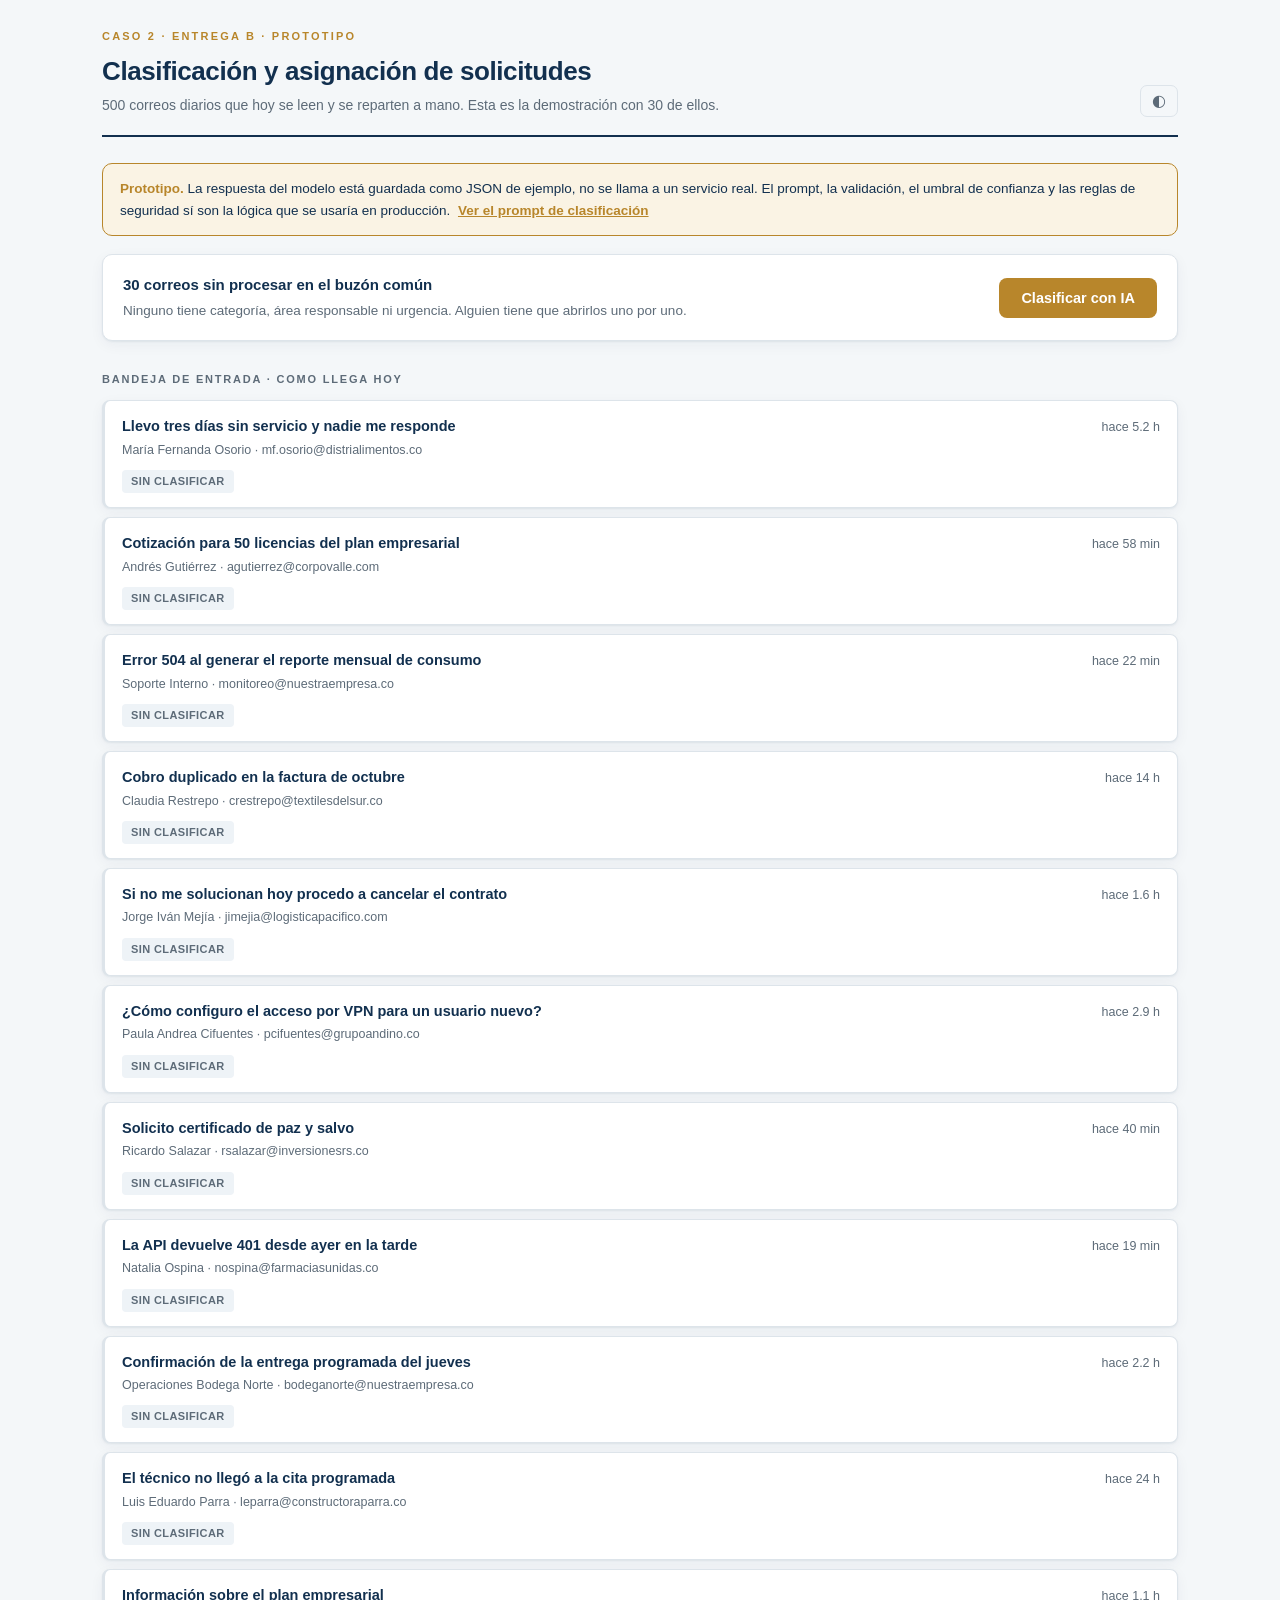
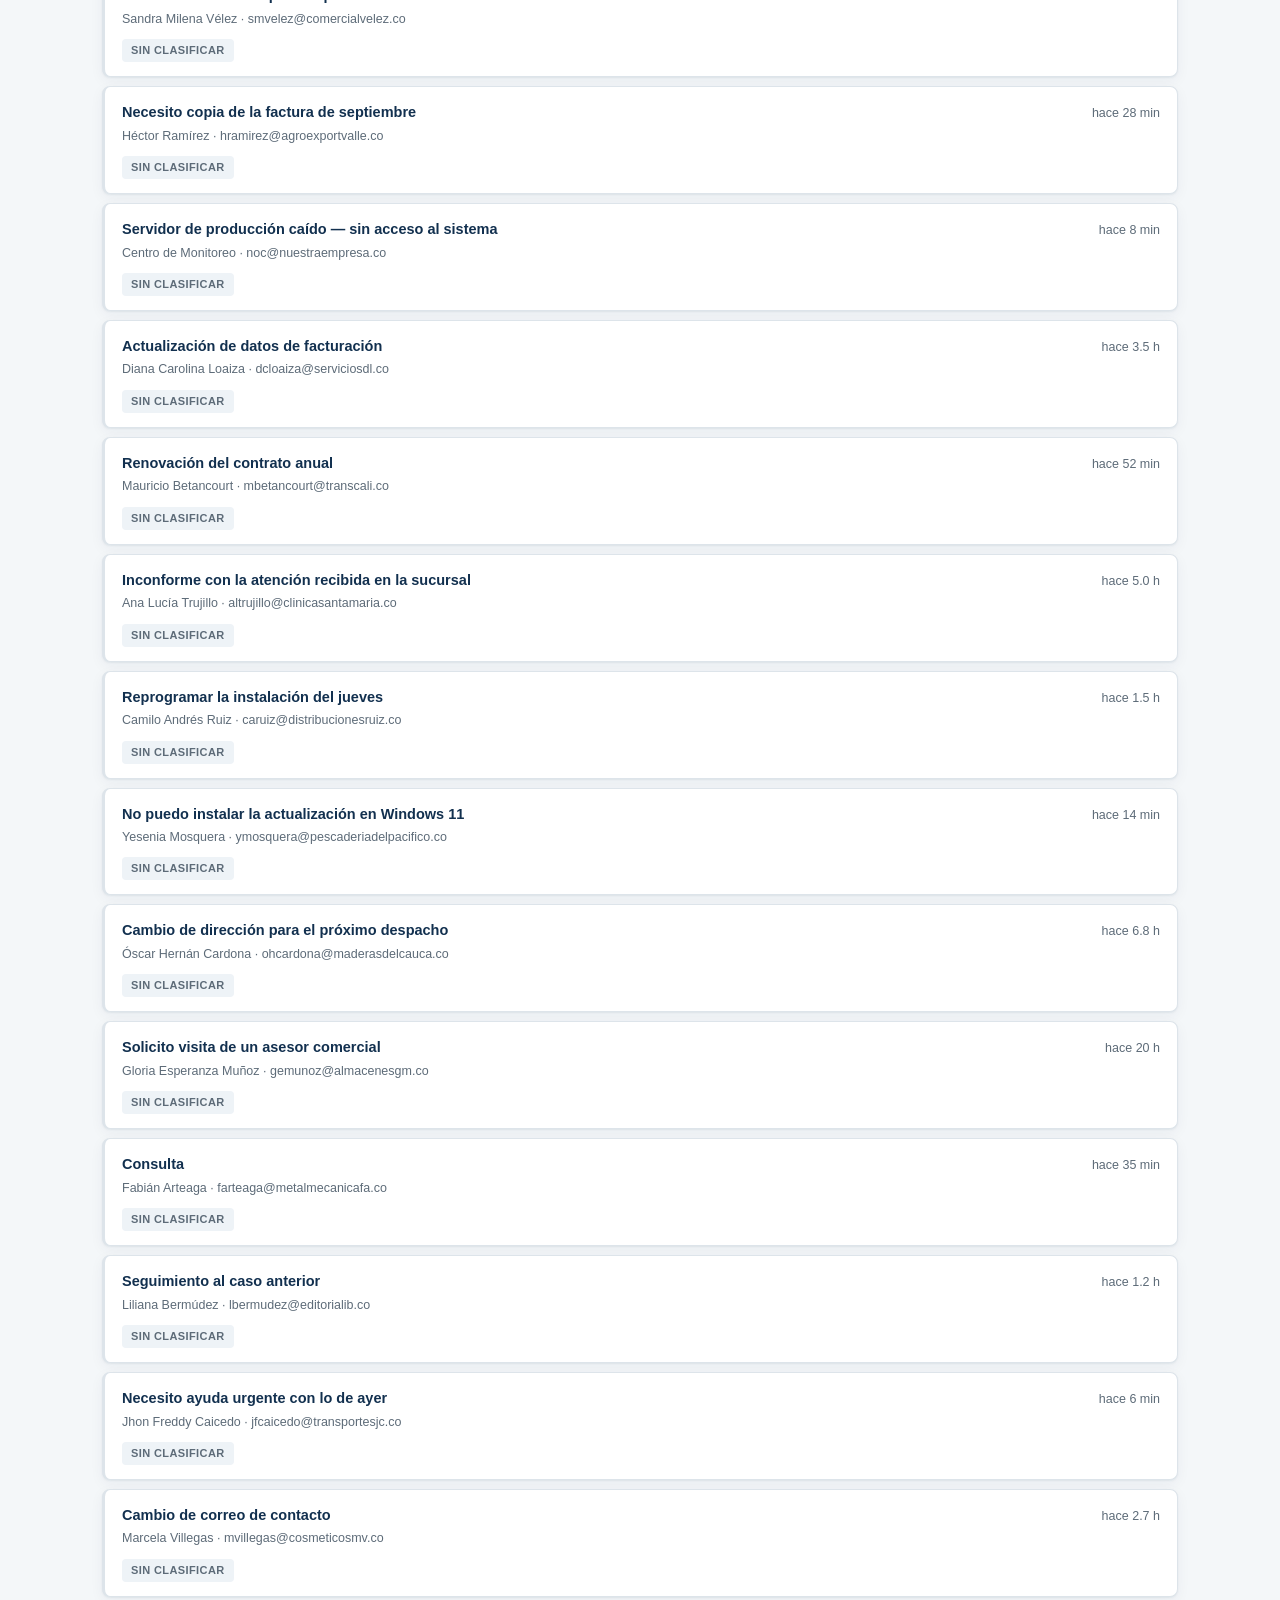
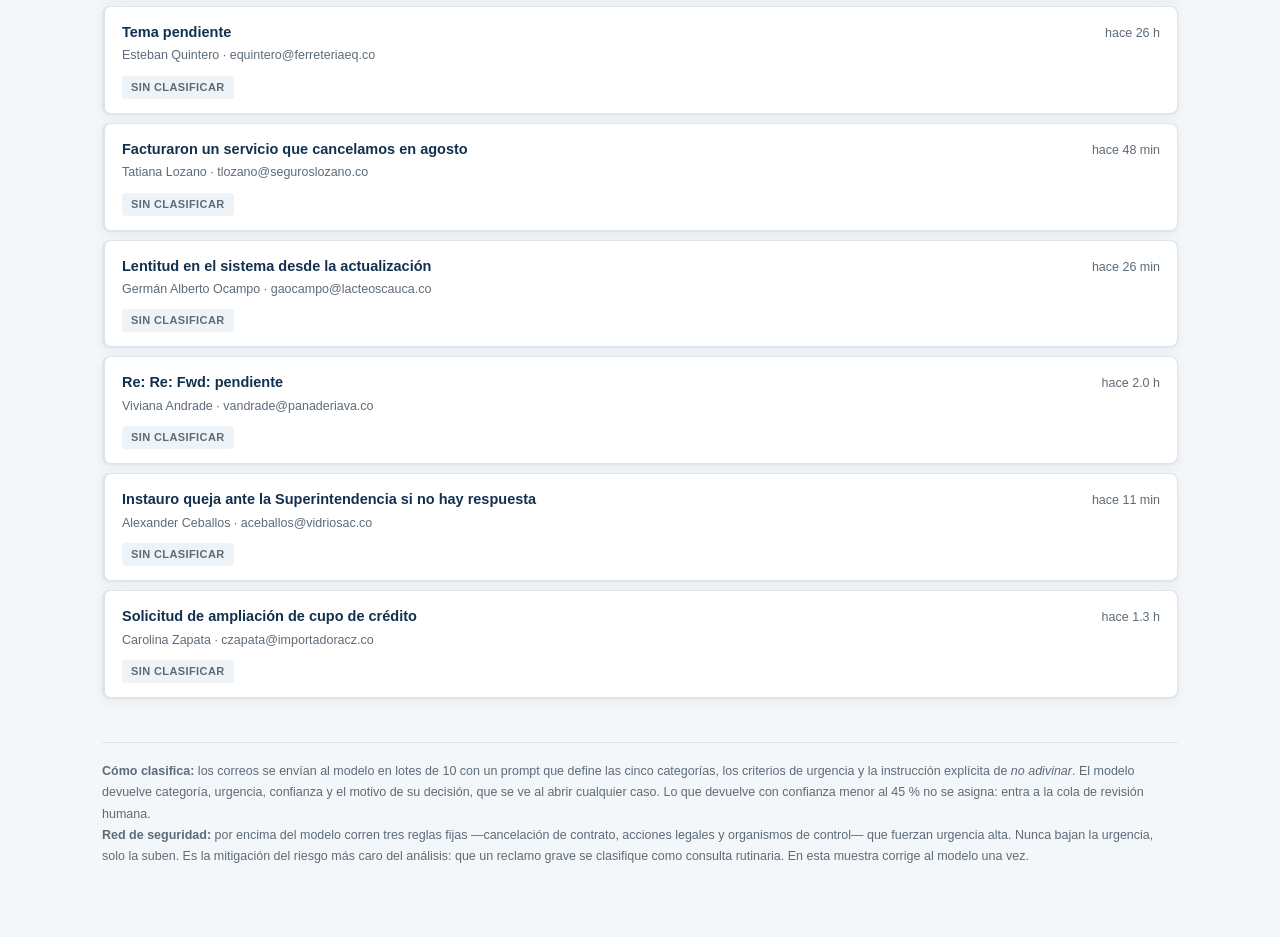
<file: index.html>
<!doctype html>
<html lang="es">
<head>
<meta charset="utf-8">
<meta name="viewport" content="width=device-width,initial-scale=1">
<title>Caso 2 · Clasificación y asignación de solicitudes</title>
<link rel="stylesheet" href="estilos.css">
</head>
<body>
<div class="envoltura">

  <header class="cabecera">
    <div>
      <div class="marca">Caso 2 · Entrega B · Prototipo</div>
      <h1>Clasificación y asignación de solicitudes</h1>
      <p>500 correos diarios que hoy se leen y se reparten a mano. Esta es la demostración con 30 de ellos.</p>
    </div>
    <button class="tema" id="btnTema" title="Cambiar tema">◐</button>
  </header>

  <div class="aviso">
    <b>Prototipo.</b> La respuesta del modelo está guardada como JSON de ejemplo, no se llama a un
    servicio real. El prompt, la validación, el umbral de confianza y las reglas de seguridad sí son
    la lógica que se usaría en producción.
    <button class="enlace" id="btnPrompt">Ver el prompt de clasificación</button>
  </div>

  <div class="accion">
    <div class="txt">
      <b id="accionTitulo">30 correos sin procesar en el buzón común</b>
      <span id="accionNota">Ninguno tiene categoría, área responsable ni urgencia. Alguien tiene que abrirlos uno por uno.</span>
    </div>
    <button class="btn oro" id="btnProcesar">Clasificar con IA</button>
    <button class="btn oculto" id="btnReiniciar">Volver al inicio</button>
  </div>

  <section id="vistaCruda">
    <div class="titulo-sec">Bandeja de entrada · como llega hoy</div>
    <div id="listaCruda"></div>
  </section>

  <section id="vistaProcesada" class="oculto">
    <div class="titulo-sec">Indicadores</div>
    <div class="kpis" id="kpis"></div>

    <div class="titulo-sec">Distribución</div>
    <div class="graficos">
      <div class="panel"><h3>Por categoría</h3><div id="gCategoria"></div></div>
      <div class="panel"><h3>Por área responsable</h3><div id="gArea"></div></div>
      <div class="panel"><h3>Por urgencia</h3><div id="gUrgencia"></div></div>
    </div>

    <div class="titulo-sec">Casos asignados</div>
    <div class="filtros" id="filtros"></div>
    <div id="listaCasos"></div>
  </section>

  <div class="pie">
    <b>Cómo clasifica:</b> los correos se envían al modelo en lotes de 10 con un prompt que define las
    cinco categorías, los criterios de urgencia y la instrucción explícita de <i>no adivinar</i>. El modelo
    devuelve categoría, urgencia, confianza y el motivo de su decisión, que se ve al abrir cualquier caso.
    Lo que devuelve con confianza menor al 45 % no se asigna: entra a la cola de revisión humana.<br>
    <b>Red de seguridad:</b> por encima del modelo corren tres reglas fijas —cancelación de contrato,
    acciones legales y organismos de control— que fuerzan urgencia alta. Nunca bajan la urgencia, solo la
    suben. Es la mitigación del riesgo más caro del análisis: que un reclamo grave se clasifique como
    consulta rutinaria. En esta muestra corrige al modelo una vez.
  </div>
</div>

<div class="velo oculto" id="velo">
  <div class="ficha" id="ficha"></div>
</div>

<script src="datos.js"></script>
<script src="modelo.js"></script>
<script src="app.js"></script>
</body>
</html>
</file>
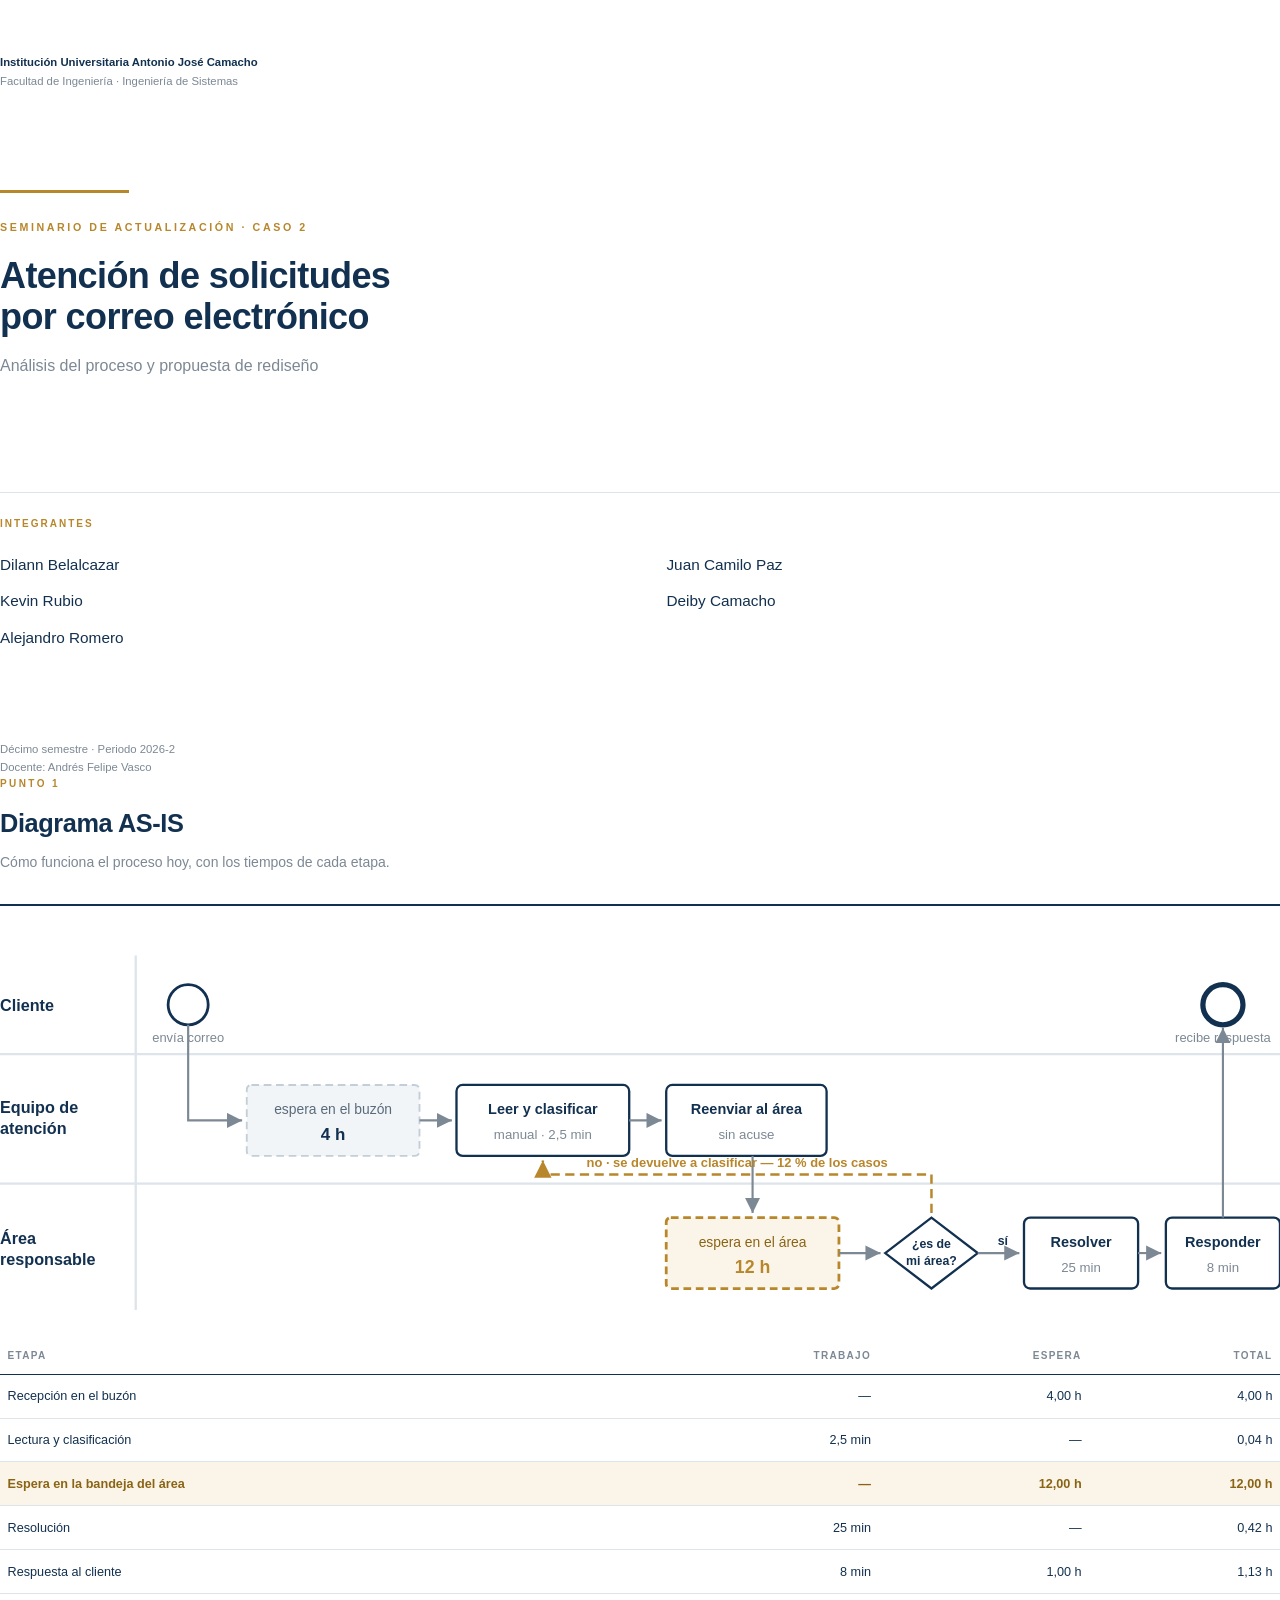
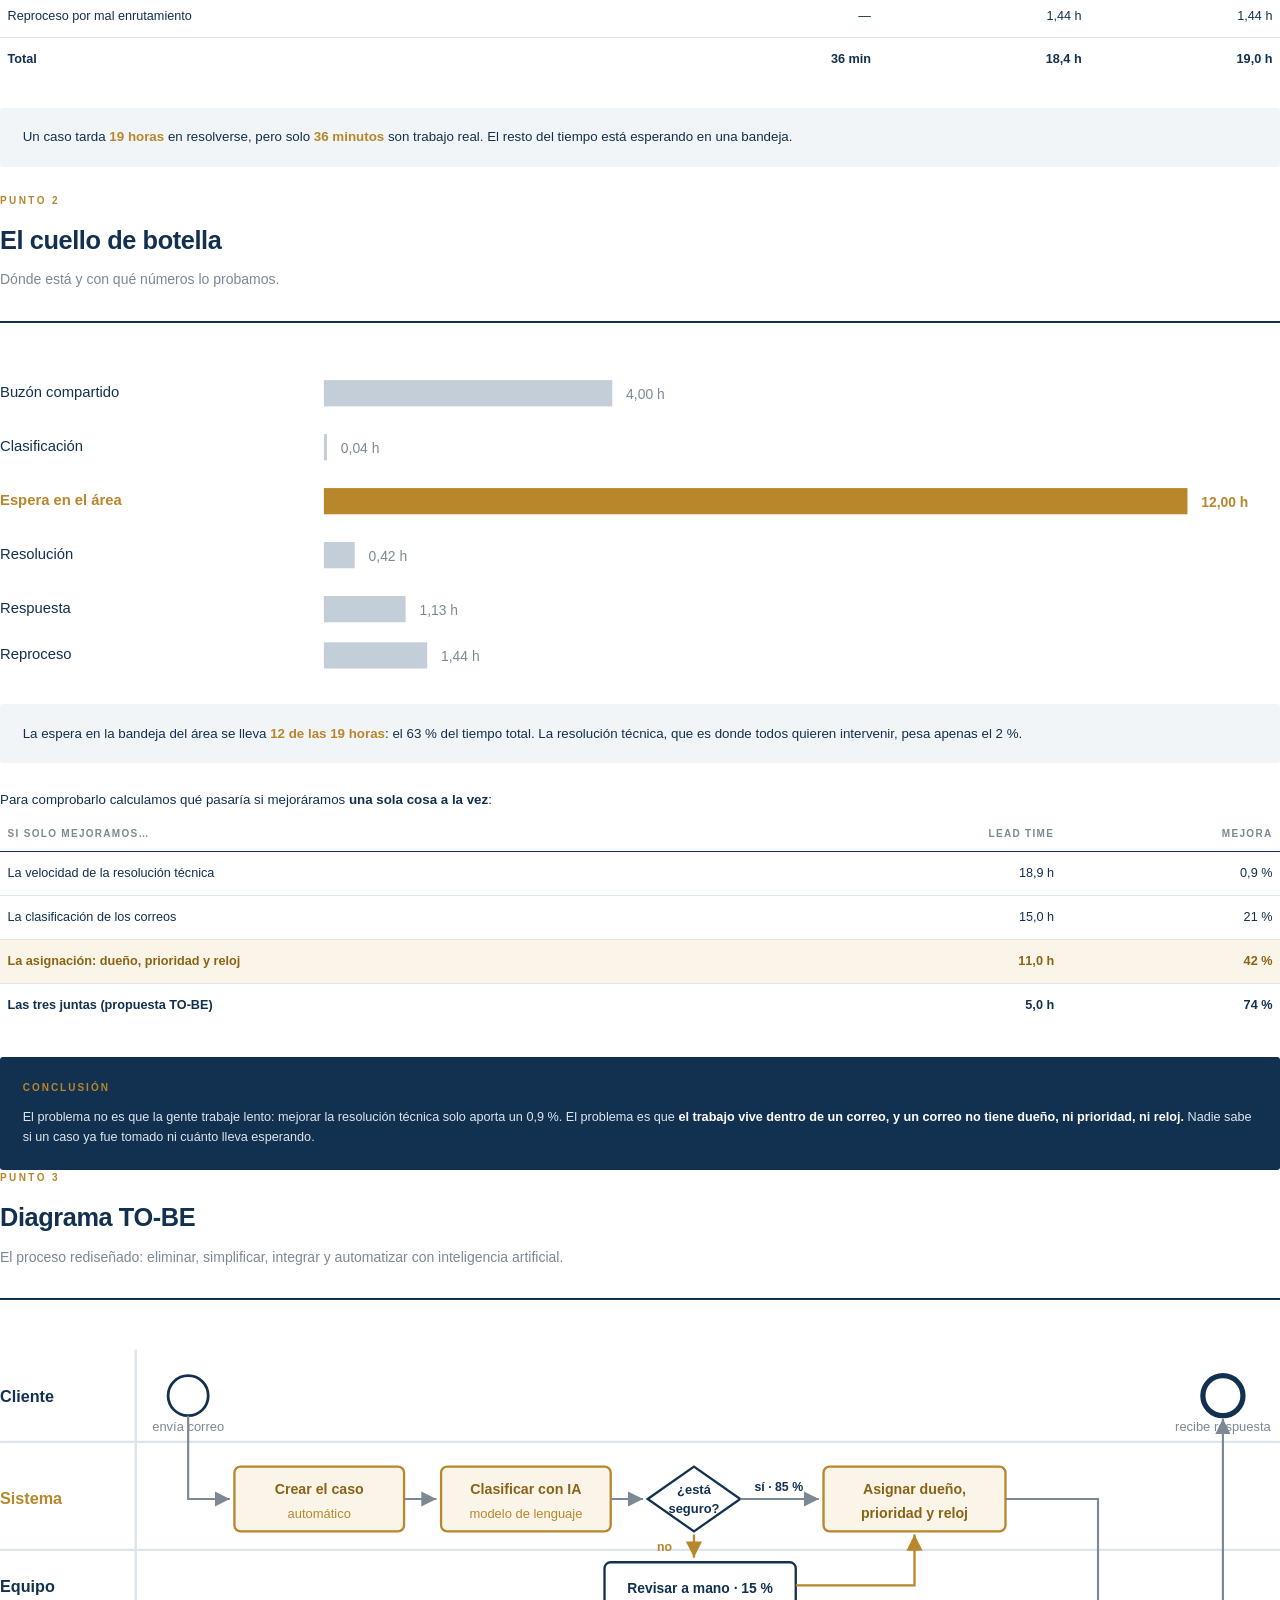
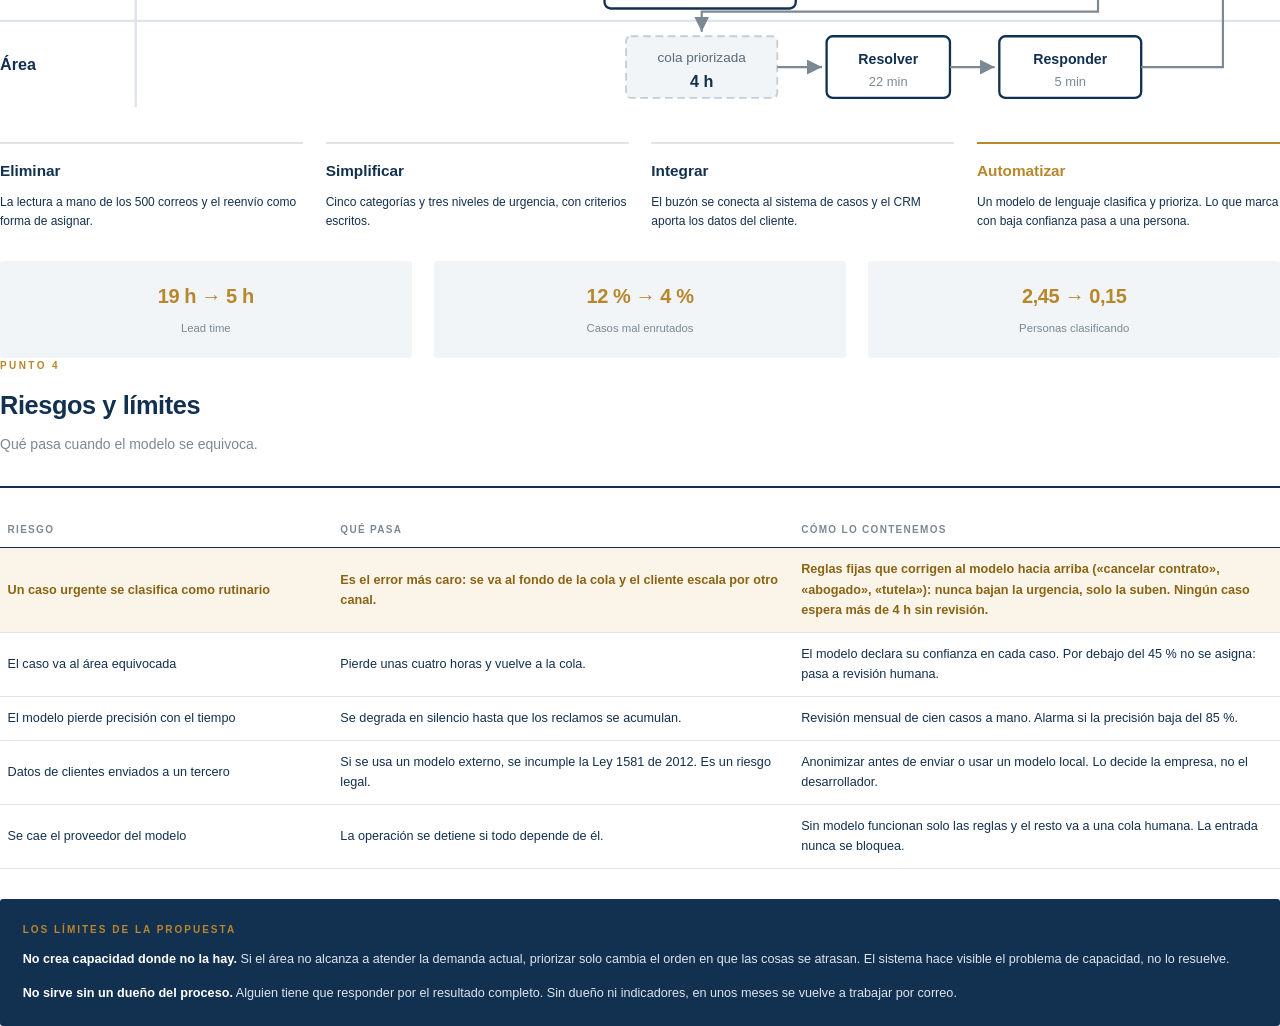
<file: analisis/analisis-caso2.html>
<!doctype html>
<html lang="es">
<head>
<meta charset="utf-8">
<title>Caso 2 — Análisis del proceso</title>
<style>
  /* TRES COLORES: azul, dorado, gris */
  :root{ --azul:#12304f; --oro:#b8862b; --gris:#7c8894; --gris-cl:#f2f5f7; --linea:#dde4ea; }
  *{box-sizing:border-box}
  @page{ size:A4; margin:20mm 18mm; }
  html,body{margin:0;padding:0}
  body{font-family:"Helvetica Neue",Helvetica,Arial,sans-serif;color:var(--azul);
       font-size:10pt;line-height:1.6;-webkit-print-color-adjust:exact;print-color-adjust:exact}
  .page{page-break-after:always}
  .page:last-child{page-break-after:auto}

  /* ── PORTADA ── */
  .portada{padding-top:14mm}
  .inst{font-size:8.5pt;color:var(--gris);line-height:1.7}
  .inst b{color:var(--azul);font-weight:600}
  .barra{width:34mm;height:3px;background:var(--oro);margin:26mm 0 7mm}
  .portada .caso{font-size:8pt;letter-spacing:2.6px;text-transform:uppercase;color:var(--oro);font-weight:700}
  .portada h1{font-size:27pt;font-weight:600;letter-spacing:-.6px;line-height:1.15;margin:5mm 0 4mm}
  .portada .sub{font-size:12pt;color:var(--gris);font-weight:400;margin:0}
  .equipo{margin-top:30mm;padding-top:6mm;border-top:1px solid var(--linea)}
  .equipo .lab{font-size:7.5pt;letter-spacing:2px;text-transform:uppercase;color:var(--oro);font-weight:700;margin-bottom:4mm}
  .equipo ul{list-style:none;margin:0;padding:0;columns:2;column-gap:14mm}
  .equipo li{font-size:11.5pt;padding:1.6mm 0;break-inside:avoid}
  .pie{margin-top:22mm;font-size:8.5pt;color:var(--gris)}

  /* ── HOJAS DE CONTENIDO ── */
  .eyebrow{font-size:7.5pt;letter-spacing:2.4px;text-transform:uppercase;color:var(--oro);font-weight:700}
  h1{font-size:19pt;font-weight:600;margin:3mm 0 2mm;letter-spacing:-.4px}
  .sub{color:var(--gris);font-size:10.5pt;margin:0 0 8mm}
  .rule{height:2px;background:var(--azul);margin-bottom:9mm}
  p{margin:0 0 4mm}
  strong{font-weight:600}

  table{width:100%;border-collapse:collapse;font-size:9.5pt;margin:0 0 7mm}
  th{font-size:7.5pt;letter-spacing:1.3px;text-transform:uppercase;color:var(--gris);
     text-align:left;font-weight:700;padding:0 2mm 2.5mm;border-bottom:1.5px solid var(--azul)}
  td{padding:3mm 2mm;border-bottom:1px solid var(--linea)}
  .num{text-align:right;font-variant-numeric:tabular-nums;white-space:nowrap}
  tr.acento td{background:#fbf5e9;color:#8a6414;font-weight:600}
  tr.total td{border-top:1.5px solid var(--azul);border-bottom:none;font-weight:700}

  .franja{padding:5mm 6mm;background:var(--gris-cl);border-radius:3px;font-size:10pt;margin-bottom:7mm}
  .franja b{color:var(--oro);font-weight:600}
  .nota{font-size:8.5pt;color:var(--gris);margin-top:-3mm}
  svg{display:block;width:100%;height:auto;margin-bottom:6mm}

  .verbos{display:flex;gap:6mm;margin:0 0 8mm}
  .verbo{flex:1;border-top:2.5px solid var(--linea);padding-top:4mm}
  .verbo.on{border-top-color:var(--oro)}
  .verbo h3{font-size:11.5pt;font-weight:600;margin:0 0 2.5mm}
  .verbo.on h3{color:var(--oro)}
  .verbo p{font-size:9pt;line-height:1.55;margin:0;color:var(--azul)}

  .cifras{display:flex;gap:6mm}
  .cifras div{flex:1;padding:5mm;background:var(--gris-cl);border-radius:3px;text-align:center}
  .cifras b{display:block;font-size:15pt;font-weight:600;color:var(--oro);letter-spacing:-.4px;margin-bottom:1.5mm}
  .cifras span{font-size:8.5pt;color:var(--gris)}

  .limite{margin-top:8mm;padding:6mm;background:var(--azul);border-radius:3px;color:#dde6ee}
  .limite .lab{font-size:7.5pt;letter-spacing:2px;text-transform:uppercase;color:var(--oro);font-weight:700;margin-bottom:3mm}
  .limite p{font-size:9.5pt;line-height:1.6;margin:0}
  .limite strong{color:#fff}
</style>
</head>
<body>

<!-- ════════ PORTADA ════════ -->
<div class="page portada">
  <div class="inst">
    <b>Institución Universitaria Antonio José Camacho</b><br>
    Facultad de Ingeniería · Ingeniería de Sistemas
  </div>

  <div class="barra"></div>

  <div class="caso">Seminario de Actualización · Caso 2</div>
  <h1>Atención de solicitudes<br>por correo electrónico</h1>
  <p class="sub">Análisis del proceso y propuesta de rediseño</p>

  <div class="equipo">
    <div class="lab">Integrantes</div>
    <ul>
      <li>Dilann Belalcazar</li>
      <li>Kevin Rubio</li>
      <li>Alejandro Romero</li>
      <li>Juan Camilo Paz</li>
      <li>Deiby Camacho</li>
    </ul>
  </div>

  <div class="pie">
    Décimo semestre · Periodo 2026-2<br>
    Docente: Andrés Felipe Vasco
  </div>
</div>

<!-- ════════ 1 · DIAGRAMA AS-IS ════════ -->
<div class="page">
  <div class="eyebrow">Punto 1</div>
  <h1>Diagrama AS-IS</h1>
  <p class="sub">Cómo funciona el proceso hoy, con los tiempos de cada etapa.</p>
  <div class="rule"></div>

  <svg viewBox="0 0 830 250" xmlns="http://www.w3.org/2000/svg">
    <defs><marker id="f" markerWidth="8" markerHeight="8" refX="7" refY="3.5" orient="auto">
      <path d="M0,0 L7,3.5 L0,7 z" fill="#7c8894"/></marker>
      <marker id="g" markerWidth="8" markerHeight="8" refX="7" refY="3.5" orient="auto">
      <path d="M0,0 L7,3.5 L0,7 z" fill="#b8862b"/></marker></defs>

    <line x1="88" y1="10" x2="88" y2="240" stroke="#dde4ea" stroke-width="1.5"/>
    <line x1="0" y1="74"  x2="830" y2="74"  stroke="#dde4ea" stroke-width="1.5"/>
    <line x1="0" y1="158" x2="830" y2="158" stroke="#dde4ea" stroke-width="1.5"/>
    <text x="0" y="46"  font-size="10.5" font-weight="600" fill="#12304f">Cliente</text>
    <text x="0" y="112" font-size="10.5" font-weight="600" fill="#12304f">Equipo de</text>
    <text x="0" y="126" font-size="10.5" font-weight="600" fill="#12304f">atención</text>
    <text x="0" y="197" font-size="10.5" font-weight="600" fill="#12304f">Área</text>
    <text x="0" y="211" font-size="10.5" font-weight="600" fill="#12304f">responsable</text>

    <circle cx="122" cy="42" r="13" fill="#fff" stroke="#12304f" stroke-width="1.8"/>
    <text x="122" y="66" font-size="8.4" fill="#7c8894" text-anchor="middle">envía correo</text>

    <rect x="160" y="94" width="112" height="46" rx="3" fill="#f2f5f7" stroke="#c3ced8" stroke-width="1.2" stroke-dasharray="5 3"/>
    <text x="216" y="113" font-size="9" fill="#5a6b7b" text-anchor="middle">espera en el buzón</text>
    <text x="216" y="130" font-size="11" font-weight="600" fill="#12304f" text-anchor="middle">4 h</text>

    <rect x="296" y="94" width="112" height="46" rx="4" fill="#fff" stroke="#12304f" stroke-width="1.5"/>
    <text x="352" y="113" font-size="9.4" font-weight="600" fill="#12304f" text-anchor="middle">Leer y clasificar</text>
    <text x="352" y="129" font-size="8.6" fill="#7c8894" text-anchor="middle">manual · 2,5 min</text>

    <rect x="432" y="94" width="104" height="46" rx="4" fill="#fff" stroke="#12304f" stroke-width="1.5"/>
    <text x="484" y="113" font-size="9.4" font-weight="600" fill="#12304f" text-anchor="middle">Reenviar al área</text>
    <text x="484" y="129" font-size="8.6" fill="#7c8894" text-anchor="middle">sin acuse</text>

    <rect x="432" y="180" width="112" height="46" rx="3" fill="#fbf5e9" stroke="#b8862b" stroke-width="1.8" stroke-dasharray="5 3"/>
    <text x="488" y="199" font-size="9" fill="#8a6414" text-anchor="middle">espera en el área</text>
    <text x="488" y="216" font-size="11.5" font-weight="600" fill="#b8862b" text-anchor="middle">12 h</text>

    <polygon points="574,203 604,180 634,203 604,226" fill="#fff" stroke="#12304f" stroke-width="1.5"/>
    <text x="604" y="200" font-size="8" font-weight="600" fill="#12304f" text-anchor="middle">¿es de</text>
    <text x="604" y="211" font-size="8" font-weight="600" fill="#12304f" text-anchor="middle">mi área?</text>

    <rect x="664" y="180" width="74" height="46" rx="4" fill="#fff" stroke="#12304f" stroke-width="1.5"/>
    <text x="701" y="199" font-size="9.4" font-weight="600" fill="#12304f" text-anchor="middle">Resolver</text>
    <text x="701" y="215" font-size="8.6" fill="#7c8894" text-anchor="middle">25 min</text>

    <rect x="756" y="180" width="74" height="46" rx="4" fill="#fff" stroke="#12304f" stroke-width="1.5"/>
    <text x="793" y="199" font-size="9.4" font-weight="600" fill="#12304f" text-anchor="middle">Responder</text>
    <text x="793" y="215" font-size="8.6" fill="#7c8894" text-anchor="middle">8 min</text>

    <circle cx="793" cy="42" r="13" fill="#fff" stroke="#12304f" stroke-width="3.4"/>
    <text x="793" y="66" font-size="8.4" fill="#7c8894" text-anchor="middle">recibe respuesta</text>

    <path d="M122,55 L122,117 L157,117" fill="none" stroke="#7c8894" stroke-width="1.4" marker-end="url(#f)"/>
    <path d="M272,117 L293,117" fill="none" stroke="#7c8894" stroke-width="1.4" marker-end="url(#f)"/>
    <path d="M408,117 L429,117" fill="none" stroke="#7c8894" stroke-width="1.4" marker-end="url(#f)"/>
    <path d="M488,140 L488,177" fill="none" stroke="#7c8894" stroke-width="1.4" marker-end="url(#f)"/>
    <path d="M544,203 L571,203" fill="none" stroke="#7c8894" stroke-width="1.4" marker-end="url(#f)"/>
    <path d="M634,203 L661,203" fill="none" stroke="#7c8894" stroke-width="1.4" marker-end="url(#f)"/>
    <text x="647" y="198" font-size="8" font-weight="600" fill="#12304f">sí</text>
    <path d="M738,203 L753,203" fill="none" stroke="#7c8894" stroke-width="1.4" marker-end="url(#f)"/>
    <path d="M793,180 L793,57" fill="none" stroke="#7c8894" stroke-width="1.4" marker-end="url(#f)"/>
    <path d="M604,177 L604,152 L352,152 L352,143" fill="none" stroke="#b8862b" stroke-width="1.6"
          stroke-dasharray="6 3.5" marker-end="url(#g)"/>
    <text x="478" y="147" font-size="8.4" font-weight="600" fill="#b8862b" text-anchor="middle">no · se devuelve a clasificar — 12 % de los casos</text>
  </svg>

  <table>
    <thead><tr><th style="width:50%">Etapa</th><th class="num">Trabajo</th><th class="num">Espera</th><th class="num">Total</th></tr></thead>
    <tbody>
      <tr><td>Recepción en el buzón</td><td class="num">—</td><td class="num">4,00 h</td><td class="num">4,00 h</td></tr>
      <tr><td>Lectura y clasificación</td><td class="num">2,5 min</td><td class="num">—</td><td class="num">0,04 h</td></tr>
      <tr class="acento"><td>Espera en la bandeja del área</td><td class="num">—</td><td class="num">12,00 h</td><td class="num">12,00 h</td></tr>
      <tr><td>Resolución</td><td class="num">25 min</td><td class="num">—</td><td class="num">0,42 h</td></tr>
      <tr><td>Respuesta al cliente</td><td class="num">8 min</td><td class="num">1,00 h</td><td class="num">1,13 h</td></tr>
      <tr><td>Reproceso por mal enrutamiento</td><td class="num">—</td><td class="num">1,44 h</td><td class="num">1,44 h</td></tr>
      <tr class="total"><td>Total</td><td class="num">36 min</td><td class="num">18,4 h</td><td class="num">19,0 h</td></tr>
    </tbody>
  </table>

  <div class="franja">
    Un caso tarda <b>19 horas</b> en resolverse, pero solo <b>36 minutos</b> son trabajo real.
    El resto del tiempo está esperando en una bandeja.
  </div>
</div>

<!-- ════════ 2 · CUELLO DE BOTELLA ════════ -->
<div class="page">
  <div class="eyebrow">Punto 2</div>
  <h1>El cuello de botella</h1>
  <p class="sub">Dónde está y con qué números lo probamos.</p>
  <div class="rule"></div>

  <svg viewBox="0 0 830 210" xmlns="http://www.w3.org/2000/svg">
    <g font-size="9.6">
      <text x="0" y="26"  fill="#12304f">Buzón compartido</text>
      <rect x="210" y="15" width="187" height="17" fill="#c3ced8"/>
      <text x="406" y="27" fill="#7c8894" font-size="9">4,00 h</text>

      <text x="0" y="61"  fill="#12304f">Clasificación</text>
      <rect x="210" y="50" width="2" height="17" fill="#c3ced8"/>
      <text x="221" y="62" fill="#7c8894" font-size="9">0,04 h</text>

      <text x="0" y="96"  fill="#b8862b" font-weight="600">Espera en el área</text>
      <rect x="210" y="85" width="560" height="17" fill="#b8862b"/>
      <text x="779" y="97" fill="#b8862b" font-size="9" font-weight="700">12,00 h</text>

      <text x="0" y="131" fill="#12304f">Resolución</text>
      <rect x="210" y="120" width="20" height="17" fill="#c3ced8"/>
      <text x="239" y="132" fill="#7c8894" font-size="9">0,42 h</text>

      <text x="0" y="166" fill="#12304f">Respuesta</text>
      <rect x="210" y="155" width="53" height="17" fill="#c3ced8"/>
      <text x="272" y="167" fill="#7c8894" font-size="9">1,13 h</text>

      <text x="0" y="196" fill="#12304f">Reproceso</text>
      <rect x="210" y="185" width="67" height="17" fill="#c3ced8"/>
      <text x="286" y="197" fill="#7c8894" font-size="9">1,44 h</text>
    </g>
  </svg>

  <div class="franja">
    La espera en la bandeja del área se lleva <b>12 de las 19 horas</b>: el 63 % del tiempo total.
    La resolución técnica, que es donde todos quieren intervenir, pesa apenas el 2 %.
  </div>

  <p>Para comprobarlo calculamos qué pasaría si mejoráramos <strong>una sola cosa a la vez</strong>:</p>

  <table>
    <thead><tr><th style="width:62%">Si solo mejoramos…</th><th class="num">Lead time</th><th class="num">Mejora</th></tr></thead>
    <tbody>
      <tr><td>La velocidad de la resolución técnica</td><td class="num">18,9 h</td><td class="num">0,9 %</td></tr>
      <tr><td>La clasificación de los correos</td><td class="num">15,0 h</td><td class="num">21 %</td></tr>
      <tr class="acento"><td>La asignación: dueño, prioridad y reloj</td><td class="num">11,0 h</td><td class="num">42 %</td></tr>
      <tr class="total"><td>Las tres juntas (propuesta TO-BE)</td><td class="num">5,0 h</td><td class="num">74 %</td></tr>
    </tbody>
  </table>

  <div class="limite">
    <div class="lab">Conclusión</div>
    <p>El problema no es que la gente trabaje lento: mejorar la resolución técnica solo aporta un 0,9 %.
    El problema es que <strong>el trabajo vive dentro de un correo, y un correo no tiene dueño, ni prioridad, ni reloj.</strong>
    Nadie sabe si un caso ya fue tomado ni cuánto lleva esperando.</p>
  </div>
</div>

<!-- ════════ 3 · DIAGRAMA TO-BE ════════ -->
<div class="page">
  <div class="eyebrow">Punto 3</div>
  <h1>Diagrama TO-BE</h1>
  <p class="sub">El proceso rediseñado: eliminar, simplificar, integrar y automatizar con inteligencia artificial.</p>
  <div class="rule"></div>

  <svg viewBox="0 0 830 250" xmlns="http://www.w3.org/2000/svg">
    <defs><marker id="h" markerWidth="8" markerHeight="8" refX="7" refY="3.5" orient="auto">
      <path d="M0,0 L7,3.5 L0,7 z" fill="#7c8894"/></marker>
      <marker id="i" markerWidth="8" markerHeight="8" refX="7" refY="3.5" orient="auto">
      <path d="M0,0 L7,3.5 L0,7 z" fill="#b8862b"/></marker></defs>

    <line x1="88" y1="10" x2="88" y2="242" stroke="#dde4ea" stroke-width="1.5"/>
    <line x1="0" y1="70"  x2="830" y2="70"  stroke="#dde4ea" stroke-width="1.5"/>
    <line x1="0" y1="140" x2="830" y2="140" stroke="#dde4ea" stroke-width="1.5"/>
    <line x1="0" y1="186" x2="830" y2="186" stroke="#dde4ea" stroke-width="1.5"/>
    <text x="0" y="44"  font-size="10.5" font-weight="600" fill="#12304f">Cliente</text>
    <text x="0" y="110" font-size="10.5" font-weight="600" fill="#b8862b">Sistema</text>
    <text x="0" y="167" font-size="10.5" font-weight="600" fill="#12304f">Equipo</text>
    <text x="0" y="218" font-size="10.5" font-weight="600" fill="#12304f">Área</text>

    <circle cx="122" cy="40" r="13" fill="#fff" stroke="#12304f" stroke-width="1.8"/>
    <text x="122" y="63" font-size="8.4" fill="#7c8894" text-anchor="middle">envía correo</text>

    <rect x="152" y="86" width="110" height="42" rx="4" fill="#fbf5e9" stroke="#b8862b" stroke-width="1.5"/>
    <text x="207" y="104" font-size="9.2" font-weight="600" fill="#8a6414" text-anchor="middle">Crear el caso</text>
    <text x="207" y="119" font-size="8.4" fill="#b8862b" text-anchor="middle">automático</text>

    <rect x="286" y="86" width="110" height="42" rx="4" fill="#fbf5e9" stroke="#b8862b" stroke-width="1.5"/>
    <text x="341" y="104" font-size="9.2" font-weight="600" fill="#8a6414" text-anchor="middle">Clasificar con IA</text>
    <text x="341" y="119" font-size="8.4" fill="#b8862b" text-anchor="middle">modelo de lenguaje</text>

    <polygon points="420,107 450,86 480,107 450,128" fill="#fff" stroke="#12304f" stroke-width="1.5"/>
    <text x="450" y="104" font-size="8.4" font-weight="600" fill="#12304f" text-anchor="middle">¿está</text>
    <text x="450" y="116" font-size="8.4" font-weight="600" fill="#12304f" text-anchor="middle">seguro?</text>

    <rect x="392" y="148" width="124" height="30" rx="4" fill="#fff" stroke="#12304f" stroke-width="1.5"/>
    <text x="454" y="168" font-size="9" font-weight="600" fill="#12304f" text-anchor="middle">Revisar a mano · 15 %</text>

    <rect x="534" y="86" width="118" height="42" rx="4" fill="#fbf5e9" stroke="#b8862b" stroke-width="1.5"/>
    <text x="593" y="104" font-size="9.2" font-weight="600" fill="#8a6414" text-anchor="middle">Asignar dueño,</text>
    <text x="593" y="119" font-size="9.2" font-weight="600" fill="#8a6414" text-anchor="middle">prioridad y reloj</text>

    <rect x="406" y="196" width="98" height="40" rx="3" fill="#f2f5f7" stroke="#c3ced8" stroke-width="1.2" stroke-dasharray="5 3"/>
    <text x="455" y="213" font-size="8.8" fill="#5a6b7b" text-anchor="middle">cola priorizada</text>
    <text x="455" y="229" font-size="10.5" font-weight="600" fill="#12304f" text-anchor="middle">4 h</text>

    <rect x="536" y="196" width="80" height="40" rx="4" fill="#fff" stroke="#12304f" stroke-width="1.5"/>
    <text x="576" y="214" font-size="9.2" font-weight="600" fill="#12304f" text-anchor="middle">Resolver</text>
    <text x="576" y="228" font-size="8.4" fill="#7c8894" text-anchor="middle">22 min</text>

    <rect x="648" y="196" width="92" height="40" rx="4" fill="#fff" stroke="#12304f" stroke-width="1.5"/>
    <text x="694" y="214" font-size="9.2" font-weight="600" fill="#12304f" text-anchor="middle">Responder</text>
    <text x="694" y="228" font-size="8.4" fill="#7c8894" text-anchor="middle">5 min</text>

    <circle cx="793" cy="40" r="13" fill="#fff" stroke="#12304f" stroke-width="3.4"/>
    <text x="793" y="63" font-size="8.4" fill="#7c8894" text-anchor="middle">recibe respuesta</text>

    <path d="M122,53 L122,107 L149,107" fill="none" stroke="#7c8894" stroke-width="1.4" marker-end="url(#h)"/>
    <path d="M262,107 L283,107" fill="none" stroke="#7c8894" stroke-width="1.4" marker-end="url(#h)"/>
    <path d="M396,107 L417,107" fill="none" stroke="#7c8894" stroke-width="1.4" marker-end="url(#h)"/>
    <path d="M480,107 L531,107" fill="none" stroke="#7c8894" stroke-width="1.4" marker-end="url(#h)"/>
    <text x="505" y="102" font-size="8" font-weight="600" fill="#12304f" text-anchor="middle">sí · 85 %</text>
    <path d="M450,130 L450,145" fill="none" stroke="#b8862b" stroke-width="1.5" marker-end="url(#i)"/>
    <text x="426" y="141" font-size="8" font-weight="600" fill="#b8862b">no</text>
    <path d="M516,163 L593,163 L593,130" fill="none" stroke="#b8862b" stroke-width="1.5" marker-end="url(#i)"/>
    <path d="M652,107 L712,107 L712,180 L455,180 L455,193" fill="none" stroke="#7c8894" stroke-width="1.4" marker-end="url(#h)"/>
    <path d="M504,216 L533,216" fill="none" stroke="#7c8894" stroke-width="1.4" marker-end="url(#h)"/>
    <path d="M616,216 L645,216" fill="none" stroke="#7c8894" stroke-width="1.4" marker-end="url(#h)"/>
    <path d="M740,216 L793,216 L793,55" fill="none" stroke="#7c8894" stroke-width="1.4" marker-end="url(#h)"/>
  </svg>

  <div class="verbos">
    <div class="verbo"><h3>Eliminar</h3><p>La lectura a mano de los 500 correos y el reenvío como forma de asignar.</p></div>
    <div class="verbo"><h3>Simplificar</h3><p>Cinco categorías y tres niveles de urgencia, con criterios escritos.</p></div>
    <div class="verbo"><h3>Integrar</h3><p>El buzón se conecta al sistema de casos y el CRM aporta los datos del cliente.</p></div>
    <div class="verbo on"><h3>Automatizar</h3><p>Un modelo de lenguaje clasifica y prioriza. Lo que marca con baja confianza pasa a una persona.</p></div>
  </div>

  <div class="cifras">
    <div><b>19 h → 5 h</b><span>Lead time</span></div>
    <div><b>12 % → 4 %</b><span>Casos mal enrutados</span></div>
    <div><b>2,45 → 0,15</b><span>Personas clasificando</span></div>
  </div>
</div>

<!-- ════════ 4 · RIESGOS Y LÍMITES ════════ -->
<div class="page">
  <div class="eyebrow">Punto 4</div>
  <h1>Riesgos y límites</h1>
  <p class="sub">Qué pasa cuando el modelo se equivoca.</p>
  <div class="rule"></div>

  <table>
    <thead><tr><th style="width:26%">Riesgo</th><th style="width:36%">Qué pasa</th><th>Cómo lo contenemos</th></tr></thead>
    <tbody>
      <tr class="acento">
        <td>Un caso urgente se clasifica como rutinario</td>
        <td>Es el error más caro: se va al fondo de la cola y el cliente escala por otro canal.</td>
        <td>Reglas fijas que corrigen al modelo hacia arriba («cancelar contrato», «abogado», «tutela»): nunca bajan la urgencia, solo la suben. Ningún caso espera más de 4 h sin revisión.</td>
      </tr>
      <tr>
        <td>El caso va al área equivocada</td>
        <td>Pierde unas cuatro horas y vuelve a la cola.</td>
        <td>El modelo declara su confianza en cada caso. Por debajo del 45 % no se asigna: pasa a revisión humana.</td>
      </tr>
      <tr>
        <td>El modelo pierde precisión con el tiempo</td>
        <td>Se degrada en silencio hasta que los reclamos se acumulan.</td>
        <td>Revisión mensual de cien casos a mano. Alarma si la precisión baja del 85 %.</td>
      </tr>
      <tr>
        <td>Datos de clientes enviados a un tercero</td>
        <td>Si se usa un modelo externo, se incumple la Ley 1581 de 2012. Es un riesgo legal.</td>
        <td>Anonimizar antes de enviar o usar un modelo local. Lo decide la empresa, no el desarrollador.</td>
      </tr>
      <tr>
        <td>Se cae el proveedor del modelo</td>
        <td>La operación se detiene si todo depende de él.</td>
        <td>Sin modelo funcionan solo las reglas y el resto va a una cola humana. La entrada nunca se bloquea.</td>
      </tr>
    </tbody>
  </table>

  <div class="limite">
    <div class="lab">Los límites de la propuesta</div>
    <p><strong>No crea capacidad donde no la hay.</strong> Si el área no alcanza a atender la demanda actual,
    priorizar solo cambia el orden en que las cosas se atrasan. El sistema hace visible el problema de capacidad, no lo resuelve.</p>
    <p style="margin-top:3.5mm"><strong>No sirve sin un dueño del proceso.</strong> Alguien tiene que responder por el resultado completo.
    Sin dueño ni indicadores, en unos meses se vuelve a trabajar por correo.</p>
  </div>
</div>

</body>
</html>
</file>
<file: estilos.css>
/* Caso 2 · Clasificador de solicitudes — tres colores: azul, dorado, gris */
:root{
  --azul:#12304f; --azul-2:#1d4771; --oro:#b8862b; --oro-cl:#faf3e4;
  --tinta:#12304f; --suave:#5d6b78; --linea:#dde4ea;
  --fondo:#f4f7f9; --tarjeta:#ffffff; --fondo-2:#eef3f7;
  --alta:#b8862b; --media:#5d6b78; --baja:#9aa8b4;
  --alerta-fondo:#f7e2e2; --alerta-tinta:#9e3535;
  --sombra:0 1px 2px rgba(18,48,79,.06),0 4px 14px rgba(18,48,79,.05);
}
@media (prefers-color-scheme:dark){
  :root:not([data-theme="light"]){
    --azul:#e8eef4; --azul-2:#b9cbdb; --oro:#e0a93f; --oro-cl:#2a2415;
    --tinta:#e8eef4; --suave:#93a5b5; --linea:#28384a;
    --fondo:#0d1720; --tarjeta:#152230; --fondo-2:#1a2836;
    --alta:#e0a93f; --media:#93a5b5; --baja:#6b7c8c;
    --alerta-fondo:#3a1f1f; --alerta-tinta:#e08a8a;
    --sombra:0 1px 2px rgba(0,0,0,.3),0 4px 14px rgba(0,0,0,.25);
  }
}
:root[data-theme="dark"]{
  --azul:#e8eef4; --azul-2:#b9cbdb; --oro:#e0a93f; --oro-cl:#2a2415;
  --tinta:#e8eef4; --suave:#93a5b5; --linea:#28384a;
  --fondo:#0d1720; --tarjeta:#152230; --fondo-2:#1a2836;
  --alta:#e0a93f; --media:#93a5b5; --baja:#6b7c8c;
  --alerta-fondo:#3a1f1f; --alerta-tinta:#e08a8a;
  --sombra:0 1px 2px rgba(0,0,0,.3),0 4px 14px rgba(0,0,0,.25);
}
*{box-sizing:border-box}
body{margin:0;background:var(--fondo);color:var(--tinta);
  font:15px/1.55 "Helvetica Neue",Helvetica,Arial,sans-serif}
.envoltura{max-width:1120px;margin:0 auto;padding:28px 22px 70px}

/* ── Encabezado ── */
.cabecera{display:flex;justify-content:space-between;align-items:flex-end;gap:24px;
  padding-bottom:18px;border-bottom:2px solid var(--azul);margin-bottom:26px;flex-wrap:wrap}
.marca{font-size:11px;letter-spacing:2.2px;text-transform:uppercase;color:var(--oro);font-weight:700}
h1{font-size:26px;font-weight:600;margin:6px 0 4px;letter-spacing:-.4px}
.cabecera p{margin:0;color:var(--suave);font-size:14px}
.tema{background:none;border:1px solid var(--linea);color:var(--suave);border-radius:7px;
  padding:7px 11px;cursor:pointer;font-size:16px;line-height:1}
.tema:hover{border-color:var(--oro);color:var(--oro)}

/* ── Aviso de prototipo ── */
.aviso{background:var(--oro-cl);border:1px solid var(--oro);border-radius:10px;
  padding:14px 17px;margin-bottom:18px;font-size:13.5px;line-height:1.6;color:var(--tinta)}
.aviso b{color:var(--oro)}
.enlace{background:none;border:0;color:var(--oro);font:inherit;font-weight:600;
  text-decoration:underline;cursor:pointer;padding:0;margin-left:4px}

/* ── Botón principal ── */
.accion{display:flex;align-items:center;gap:16px;flex-wrap:wrap;
  background:var(--tarjeta);border:1px solid var(--linea);border-radius:10px;
  padding:18px 20px;margin-bottom:26px;box-shadow:var(--sombra)}
.accion .txt{flex:1;min-width:230px}
.accion .txt b{display:block;font-size:15px;margin-bottom:2px}
.accion .txt span{color:var(--suave);font-size:13.5px}
.btn{background:var(--azul);color:var(--fondo);border:0;border-radius:8px;
  padding:12px 22px;font-size:14.5px;font-weight:600;cursor:pointer;font-family:inherit}
.btn:hover{background:var(--azul-2)}
.btn:disabled{opacity:.45;cursor:default}
.btn.oro{background:var(--oro);color:#fff}
.btn.oro:hover{filter:brightness(1.08)}

/* ── Indicadores ── */
.titulo-sec{font-size:11px;letter-spacing:1.8px;text-transform:uppercase;color:var(--suave);
  font-weight:700;margin:30px 0 12px}
.kpis{display:grid;grid-template-columns:repeat(auto-fit,minmax(168px,1fr));gap:14px}
.kpi{background:var(--tarjeta);border:1px solid var(--linea);border-radius:10px;padding:16px 17px;box-shadow:var(--sombra)}
.kpi .v{font-size:27px;font-weight:600;letter-spacing:-.6px;line-height:1.05;font-variant-numeric:tabular-nums}
.kpi .k{font-size:11px;letter-spacing:1.1px;text-transform:uppercase;color:var(--suave);font-weight:700;margin-top:8px}
.kpi .n{font-size:12.5px;color:var(--suave);margin-top:5px}
.kpi.oro{background:var(--oro-cl);border-color:var(--oro)}
.kpi.oro .v{color:var(--oro)}

/* ── Gráficos ── */
.graficos{display:grid;grid-template-columns:repeat(auto-fit,minmax(300px,1fr));gap:14px}
.panel{background:var(--tarjeta);border:1px solid var(--linea);border-radius:10px;padding:18px 20px;box-shadow:var(--sombra)}
.panel h3{font-size:13px;font-weight:600;margin:0 0 14px}
.barra-fila{display:grid;grid-template-columns:118px 1fr 34px;align-items:center;gap:10px;margin-bottom:9px;font-size:13px}
.barra-pista{display:block;background:var(--fondo-2);border-radius:3px;height:16px;overflow:hidden}
.barra-val{display:block;height:100%;min-width:3px;background:var(--azul-2);border-radius:3px;transition:width .5s ease}
.barra-val.oro{background:var(--oro)}
.barra-fila .cifra{text-align:right;font-variant-numeric:tabular-nums;color:var(--suave);font-size:12.5px}

/* ── Filtros ── */
.filtros{display:flex;gap:8px;flex-wrap:wrap;align-items:center;margin:22px 0 14px}
.chip{background:var(--tarjeta);border:1px solid var(--linea);color:var(--suave);border-radius:20px;
  padding:7px 14px;font-size:13px;cursor:pointer;font-family:inherit}
.chip:hover{border-color:var(--oro)}
.chip.on{background:var(--azul);border-color:var(--azul);color:var(--fondo);font-weight:600}
.buscar{flex:1;min-width:170px;background:var(--tarjeta);border:1px solid var(--linea);
  color:var(--tinta);border-radius:20px;padding:7px 15px;font-size:13px;font-family:inherit}

/* ── Casos ── */
.caso{background:var(--tarjeta);border:1px solid var(--linea);border-left:3px solid var(--linea);
  border-radius:8px;padding:14px 17px;margin-bottom:9px;cursor:pointer;box-shadow:var(--sombra)}
.caso:hover{border-color:var(--oro)}
.caso.u-alta{border-left-color:var(--alta)}
.caso.u-media{border-left-color:var(--media)}
.caso.u-baja{border-left-color:var(--baja)}
.caso.revisar{border-left-color:var(--oro);border-left-style:dashed}
.caso-top{display:flex;justify-content:space-between;gap:14px;align-items:baseline;flex-wrap:wrap}
.caso-asunto{font-weight:600;font-size:14.5px}
.caso-de{color:var(--suave);font-size:12.5px;margin-top:3px}
.caso-meta{display:flex;gap:7px;align-items:center;flex-wrap:wrap;margin-top:10px}
.eti{font-size:11px;font-weight:700;letter-spacing:.4px;padding:3px 9px;border-radius:4px;
  background:var(--fondo-2);color:var(--suave);text-transform:uppercase}
.eti.area{background:var(--azul);color:var(--fondo)}
.eti.alta{background:var(--oro);color:#fff}
.eti.dura{background:var(--oro-cl);color:var(--oro);border:1px solid var(--oro)}
.eti.vencido{background:var(--alerta-fondo);color:var(--alerta-tinta)}
.sla{margin-left:auto;font-size:12.5px;color:var(--suave);font-variant-numeric:tabular-nums}

/* ── Detalle ── */
.velo{position:fixed;inset:0;background:rgba(8,20,32,.55);display:flex;align-items:center;
  justify-content:center;padding:22px;z-index:50}
.ficha{background:var(--tarjeta);border-radius:12px;max-width:640px;width:100%;
  max-height:86vh;overflow:auto;padding:26px 28px}
.ficha h2{font-size:19px;font-weight:600;margin:0 0 4px}
.ficha .de{color:var(--suave);font-size:13px;margin-bottom:18px}
.cuerpo{background:var(--fondo-2);border-radius:8px;padding:15px 17px;font-size:14px;
  line-height:1.6;margin-bottom:20px;white-space:pre-wrap}
.porque{border-top:1px solid var(--linea);padding-top:16px}
.porque h4{font-size:11px;letter-spacing:1.4px;text-transform:uppercase;color:var(--oro);
  font-weight:700;margin:0 0 11px}
.regla{display:flex;gap:10px;align-items:baseline;font-size:13.5px;padding:5px 0;border-bottom:1px solid var(--linea)}
.regla:last-child{border-bottom:0}
.regla .peso{font-size:11px;font-weight:700;color:var(--suave);white-space:nowrap}
.reasignar{display:flex;gap:8px;align-items:center;flex-wrap:wrap;margin-top:18px;
  padding-top:16px;border-top:1px solid var(--linea)}
.reasignar select{background:var(--tarjeta);color:var(--tinta);border:1px solid var(--linea);
  border-radius:7px;padding:8px 11px;font-size:13.5px;font-family:inherit}
.cerrar{background:none;border:0;color:var(--suave);font-size:22px;cursor:pointer;float:right;line-height:1}
.prompt{background:var(--fondo-2);border-radius:8px;padding:15px 17px;font-size:12px;
  line-height:1.55;white-space:pre-wrap;overflow-x:auto;margin:0;
  font-family:ui-monospace,SFMono-Regular,Menlo,Consolas,monospace}
.etq{font-size:13px;color:var(--suave)}
.vacio{text-align:center;color:var(--suave);padding:44px 20px;font-size:14px}
:is(button,select,input,.caso):focus-visible{outline:2px solid var(--oro);outline-offset:2px}
@media (prefers-reduced-motion:reduce){*{transition:none!important;animation:none!important}}
.oculto{display:none!important}
.pie{margin-top:44px;padding-top:18px;border-top:1px solid var(--linea);
  color:var(--suave);font-size:12.5px;line-height:1.7}
</file>
